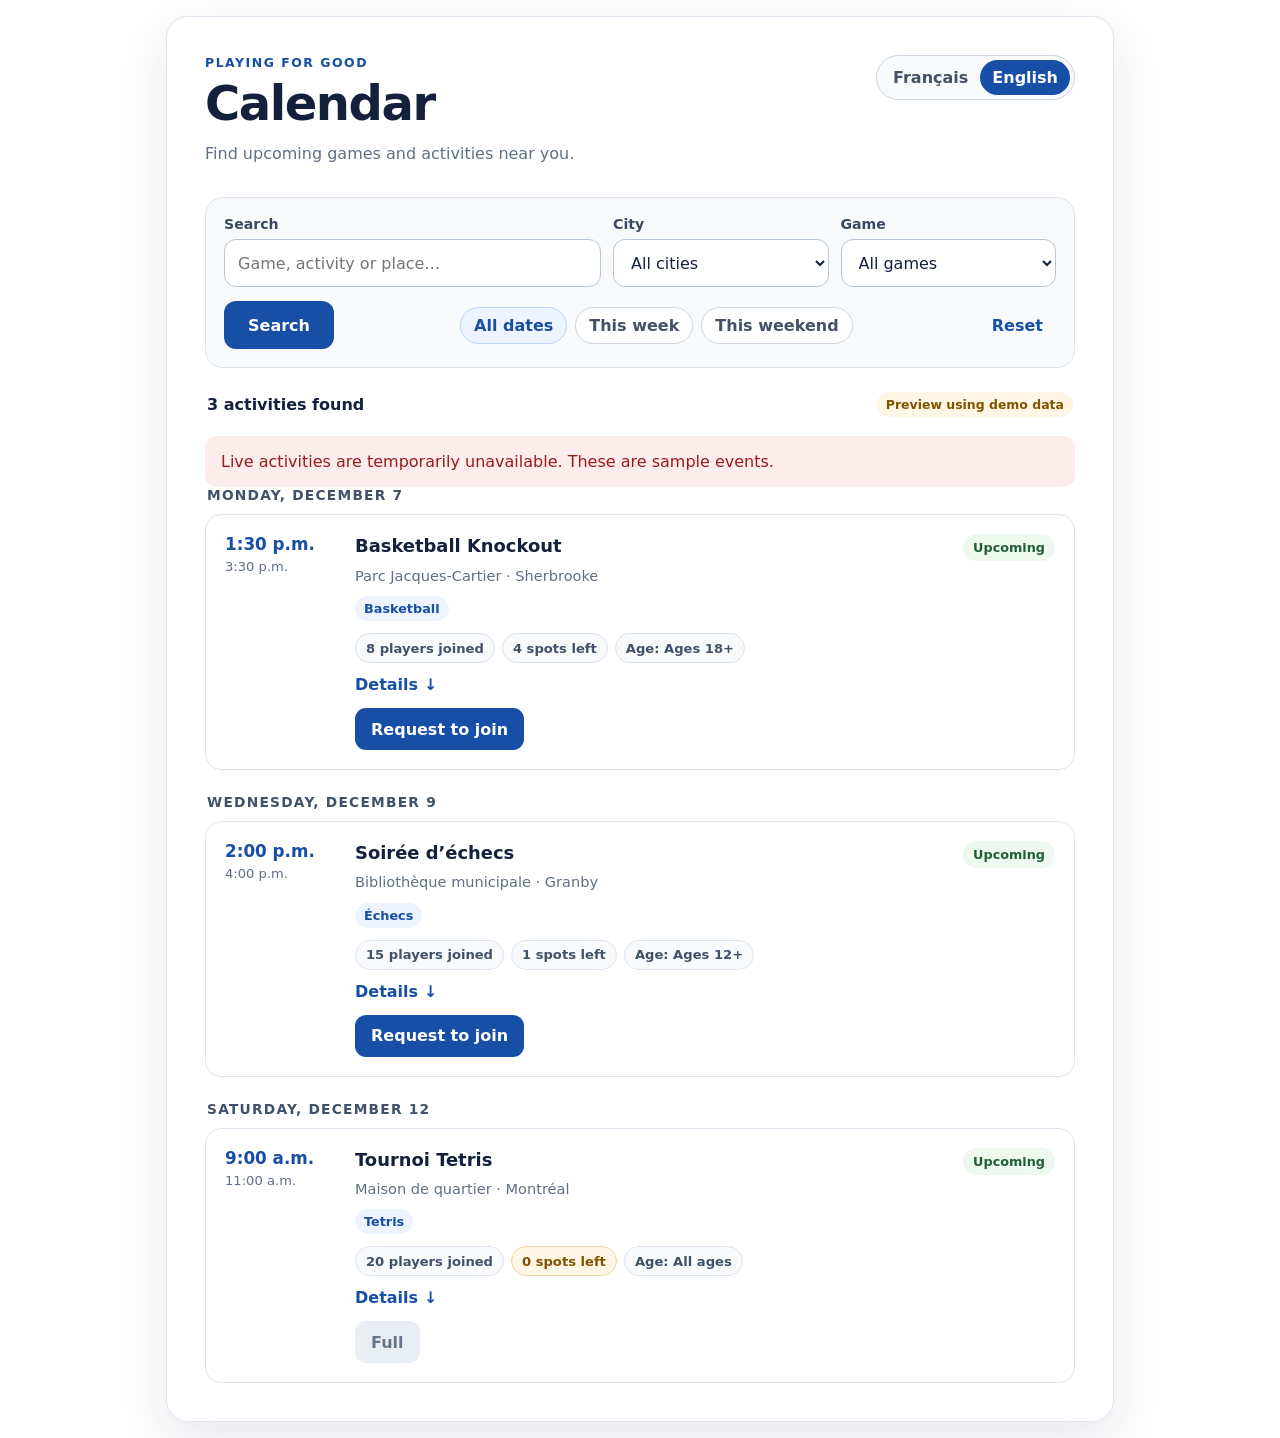
<file: index.html>
<!doctype html>
<html lang="fr">
<head>
  <meta charset="utf-8" />
  <meta name="viewport" content="width=device-width, initial-scale=1" />
  <title>Calendrier — Jouer pour de bon</title>
  <link rel="stylesheet" href="styles.css?v=20260921-001" />
  <link rel="stylesheet" href="availability.css?v=20260921-001" />
</head>
<body>
  <main class="calendar-shell">
    <section class="calendar-card" aria-labelledby="calendarTitle">
      <div class="top-bar">
        <div>
          <p class="eyebrow" data-i18n="eyebrow">Jouer pour de bon</p>
          <h1 id="calendarTitle" data-i18n="title">Calendrier</h1>
          <p class="intro" data-i18n="intro">Trouvez les jeux et activités à venir près de chez vous.</p>
        </div>
        <div class="language-toggle" role="group" data-i18n-aria-label="languageLabel" aria-label="Langue">
          <button class="language-button active" type="button" data-lang="fr" aria-pressed="true" lang="fr">Français</button>
          <button class="language-button" type="button" data-lang="en" aria-pressed="false" lang="en">English</button>
        </div>
      </div>

      <form id="searchForm" class="controls" role="search" data-i18n-aria-label="filtersLabel" aria-label="Filtres du calendrier">
        <div class="search-row">
          <div class="field">
            <label for="searchInput" data-i18n="searchLabel">Rechercher</label>
            <input id="searchInput" type="search" autocomplete="off" placeholder="Jeu, activité ou lieu…" data-i18n-placeholder="searchPlaceholder" />
          </div>
          <div class="field">
            <label for="citySelect" data-i18n="cityLabel">Ville</label>
            <select id="citySelect"></select>
          </div>
          <div class="field">
            <label for="gameSelect" data-i18n="gameLabel">Jeu</label>
            <select id="gameSelect"></select>
          </div>
        </div>

        <div class="date-row">
          <button id="searchButton" class="search-button" type="submit" data-i18n="searchLabel">Rechercher</button>
          <div class="date-filters" role="group" data-i18n-aria-label="rangeLabel" aria-label="Période">
            <button class="filter-chip active" type="button" data-range="all" data-i18n="allDates" aria-pressed="true">Toutes les dates</button>
            <button class="filter-chip" type="button" data-range="week" data-i18n="thisWeek" aria-pressed="false">Cette semaine</button>
            <button class="filter-chip" type="button" data-range="weekend" data-i18n="thisWeekend" aria-pressed="false">Ce week-end</button>
          </div>
          <button id="resetButton" class="reset-button" type="button" data-i18n="reset">Réinitialiser</button>
        </div>
      </form>

      <div class="status-row">
        <p id="resultCount" class="result-count" aria-live="polite"></p>
        <span id="connectionNote" class="connection-note" data-i18n="demoMode">Aperçu avec données de démonstration</span>
      </div>

      <div id="message" class="message" hidden></div>
      <div id="events" class="events" aria-live="polite"></div>
    </section>
  </main>

  <script src="i18n.js?v=20260921-001"></script>
  <script src="demo.js?v=20260921-001"></script>
  <script src="render.js?v=20260921-001"></script>
  <script type="module" src="script.js?v=20260921-001"></script>
</body>
</html>
</file>
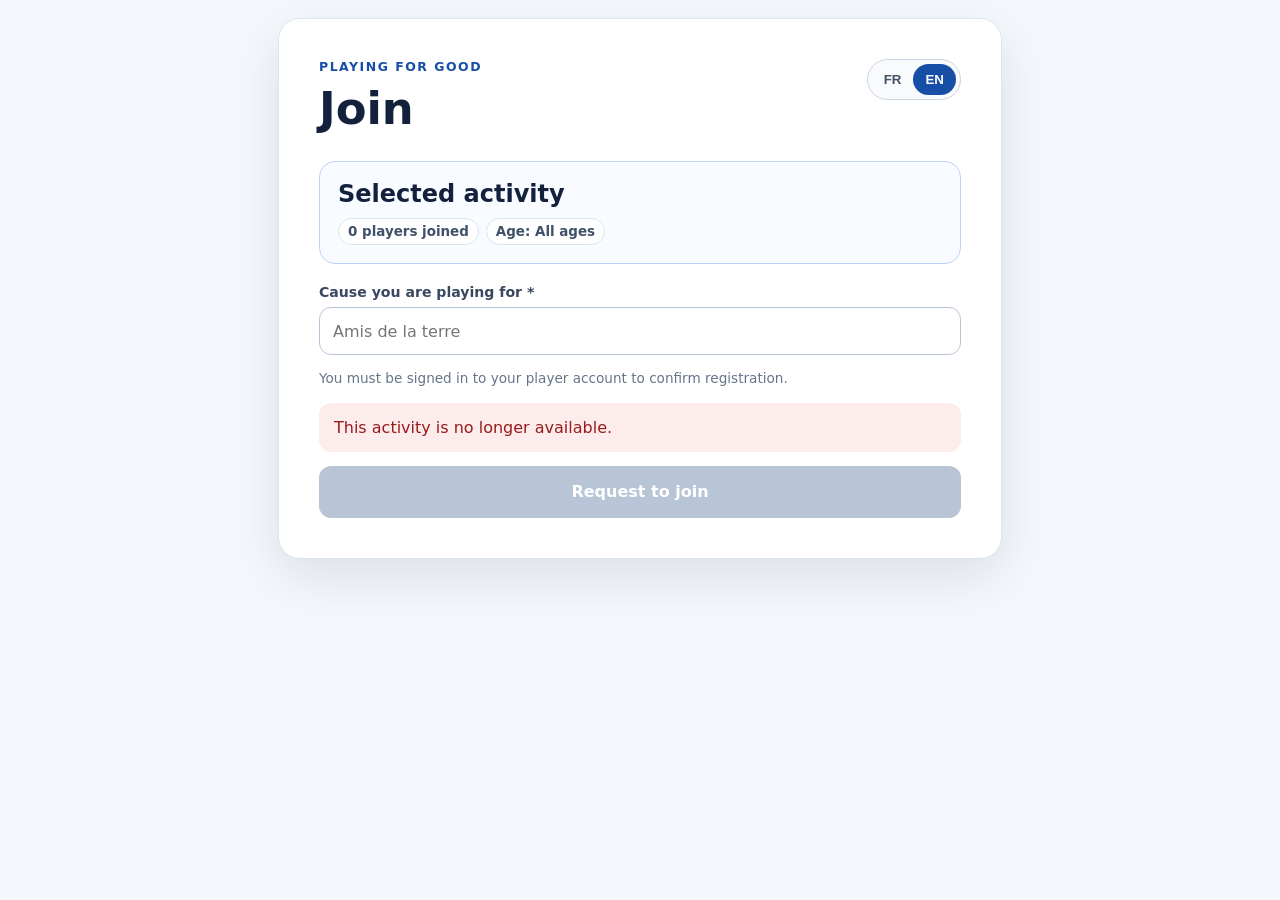
<file: join/index.html>
<!doctype html>
<html lang="fr">
<head>
  <meta charset="utf-8" />
  <meta name="viewport" content="width=device-width, initial-scale=1" />
  <title>Participer — Jouer pour de bon</title>
  <link rel="stylesheet" href="styles.css?v=20260921-001" />
</head>
<body>
  <main class="page-shell">
    <section class="join-card">
      <div class="top-bar">
        <div><p class="eyebrow" data-i18n="eyebrow">Jouer pour de bon</p><h1 data-i18n="title">Participer</h1></div>
        <div class="language-toggle"><button class="language-button active" data-lang="fr">FR</button><button class="language-button" data-lang="en">EN</button></div>
      </div>
      <div id="eventSummary" class="event-summary"></div>
      <form id="joinForm">
        <label class="field"><span data-i18n="causeLabel">Cause pour laquelle vous jouez *</span><input id="causeInput" required maxlength="160" placeholder="Amis de la terre" /></label>
        <p class="helper" data-i18n="accountNote">Vous devez être connecté à votre compte de joueur pour confirmer l’inscription.</p>
        <div id="joinMessage" class="message" role="status" aria-live="polite" hidden></div>
        <button class="primary-button" type="submit" data-i18n="joinButton">Participer à cette activité</button>
      </form>
    </section>
  </main>
  <script src="script.js?v=20260921-001"></script>
</body>
</html>
</file>
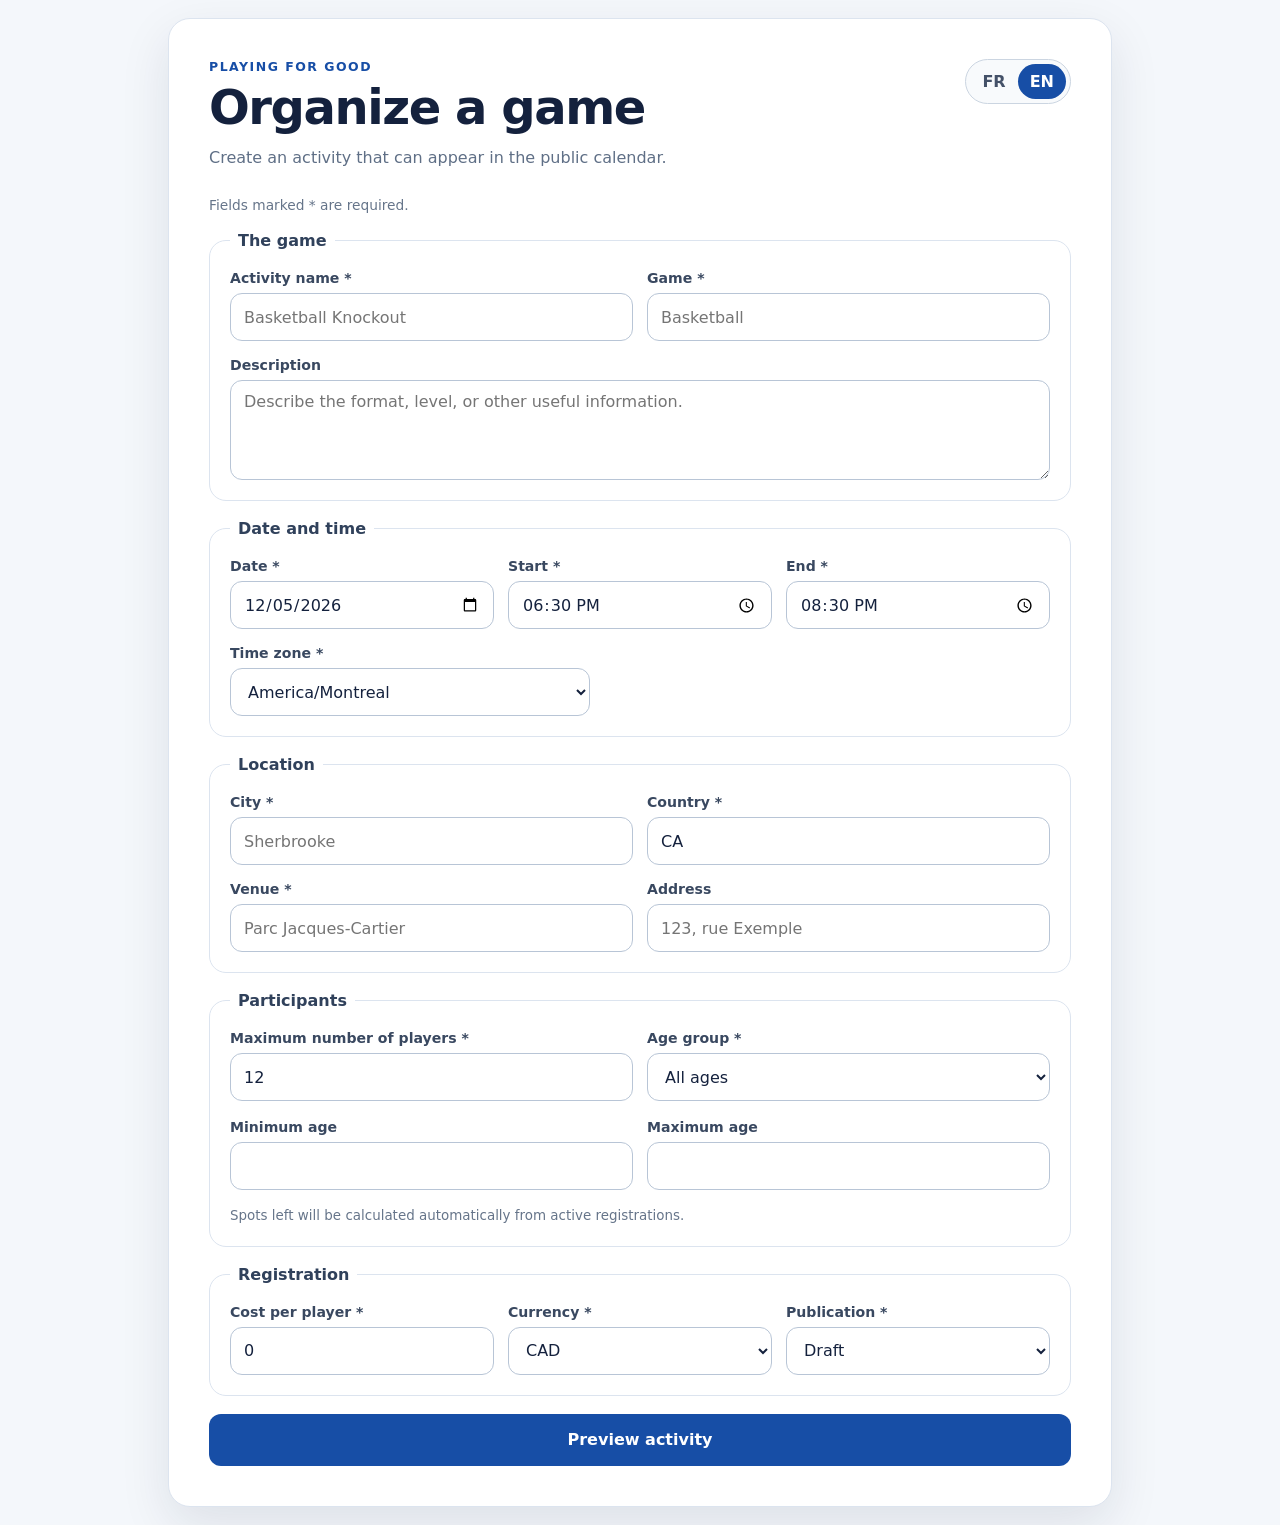
<file: organizer/index.html>
<!doctype html>
<html lang="fr">
<head>
  <meta charset="utf-8" />
  <meta name="viewport" content="width=device-width, initial-scale=1" />
  <title>Organiser une partie — Jouer pour de bon</title>
  <link rel="stylesheet" href="styles.css?v=20260807-1630" />
</head>
<body>
  <main class="page-shell">
    <section class="form-card" aria-labelledby="pageTitle">
      <div class="top-bar">
        <div>
          <p class="eyebrow" data-i18n="eyebrow">Jouer pour de bon</p>
          <h1 id="pageTitle" data-i18n="title">Organiser une partie</h1>
          <p class="intro" data-i18n="intro">Créez une activité qui pourra apparaître dans le calendrier public.</p>
        </div>
        <div class="language-toggle" aria-label="Language / Langue">
          <button class="language-button active" type="button" data-lang="fr">FR</button>
          <button class="language-button" type="button" data-lang="en">EN</button>
        </div>
      </div>

      <p class="required-note" data-i18n="requiredNote">Les champs marqués * sont obligatoires.</p>

      <form id="organizerForm">
        <fieldset>
          <legend data-i18n="sectionGame">La partie</legend>
          <div class="field-grid two">
            <label class="field">
              <span data-i18n="titleLabel">Nom de l’activité *</span>
              <input id="titleInput" required maxlength="120" placeholder="Basketball Knockout" />
            </label>
            <label class="field">
              <span data-i18n="gameLabel">Jeu *</span>
              <input id="gameInput" required list="gameSuggestions" placeholder="Basketball" />
              <datalist id="gameSuggestions">
                <option value="Basketball"></option><option value="Échecs"></option><option value="Tetris"></option>
                <option value="Soccer"></option><option value="Pickleball"></option><option value="Tennis"></option>
              </datalist>
            </label>
          </div>
          <label class="field">
            <span data-i18n="descriptionLabel">Description</span>
            <textarea id="descriptionInput" rows="4" maxlength="1200" data-i18n-placeholder="descriptionPlaceholder" placeholder="Décrivez le format, le niveau ou les informations utiles."></textarea>
          </label>
        </fieldset>

        <fieldset>
          <legend data-i18n="sectionSchedule">Date et heure</legend>
          <div class="field-grid three">
            <label class="field"><span data-i18n="dateLabel">Date *</span><input id="dateInput" type="date" required /></label>
            <label class="field"><span data-i18n="startLabel">Début *</span><input id="startInput" type="time" required /></label>
            <label class="field"><span data-i18n="endLabel">Fin *</span><input id="endInput" type="time" required /></label>
          </div>
          <label class="field compact">
            <span data-i18n="timezoneLabel">Fuseau horaire *</span>
            <select id="timezoneSelect" required>
              <option value="America/Montreal">America/Montreal</option>
              <option value="America/Toronto">America/Toronto</option>
              <option value="America/Vancouver">America/Vancouver</option>
              <option value="America/New_York">America/New_York</option>
              <option value="Europe/London">Europe/London</option>
              <option value="Europe/Paris">Europe/Paris</option>
            </select>
          </label>
        </fieldset>

        <fieldset>
          <legend data-i18n="sectionLocation">Lieu</legend>
          <div class="field-grid two">
            <label class="field"><span data-i18n="cityLabel">Ville *</span><input id="cityInput" required placeholder="Sherbrooke" /></label>
            <label class="field"><span data-i18n="countryLabel">Pays *</span><input id="countryInput" required value="CA" maxlength="2" /></label>
          </div>
          <div class="field-grid two">
            <label class="field"><span data-i18n="venueLabel">Lieu / établissement *</span><input id="venueInput" required placeholder="Parc Jacques-Cartier" /></label>
            <label class="field"><span data-i18n="addressLabel">Adresse</span><input id="addressInput" placeholder="123, rue Exemple" /></label>
          </div>
        </fieldset>

        <fieldset>
          <legend data-i18n="sectionParticipation">Participants</legend>
          <div class="field-grid two">
            <label class="field">
              <span data-i18n="capacityLabel">Nombre maximum de joueurs *</span>
              <input id="capacityInput" type="number" min="1" max="10000" step="1" required value="12" />
            </label>
            <label class="field">
              <span data-i18n="ageGroupLabel">Groupe d’âge *</span>
              <select id="ageGroupSelect" required>
                <option value="all" data-i18n-option="ageAll">Tous âges</option>
                <option value="youth" data-i18n-option="ageYouth">Moins de 18 ans</option>
                <option value="adult" data-i18n-option="ageAdult">18 ans et plus</option>
                <option value="custom" data-i18n-option="ageCustom">Âges personnalisés</option>
              </select>
            </label>
          </div>
          <div id="customAgeFields" class="field-grid two conditional" hidden>
            <label class="field"><span data-i18n="minAgeLabel">Âge minimum</span><input id="minAgeInput" type="number" min="0" max="120" step="1" /></label>
            <label class="field"><span data-i18n="maxAgeLabel">Âge maximum</span><input id="maxAgeInput" type="number" min="0" max="120" step="1" /></label>
          </div>
          <p class="helper" data-i18n="capacityHelp">Les places restantes seront calculées automatiquement à partir des inscriptions actives.</p>
        </fieldset>

        <fieldset>
          <legend data-i18n="sectionRegistration">Inscription</legend>
          <div class="field-grid three">
            <label class="field"><span data-i18n="feeLabel">Coût par joueur *</span><input id="feeInput" type="number" min="0" step="0.01" required value="0" /></label>
            <label class="field"><span data-i18n="currencyLabel">Devise *</span><select id="currencySelect"><option>CAD</option><option>USD</option><option>EUR</option><option>GBP</option></select></label>
            <label class="field"><span data-i18n="publishLabel">Publication *</span><select id="publishSelect"><option value="draft" data-i18n-option="draft">Brouillon</option><option value="published" data-i18n-option="publish">Publier et ouvrir les inscriptions</option></select></label>
          </div>
        </fieldset>

        <div id="formError" class="error-box" hidden></div>
        <button class="primary-button" type="submit" data-i18n="previewButton">Prévisualiser l’activité</button>
      </form>

      <section id="previewSection" class="preview" hidden>
        <div class="preview-heading">
          <div><p class="eyebrow" data-i18n="previewEyebrow">Aperçu</p><h2 id="previewTitle"></h2></div>
          <span class="preview-badge" data-i18n="notPublished">Non publié</span>
        </div>
        <div id="previewFacts" class="preview-facts"></div>
        <p id="previewDescription" class="preview-description"></p>
        <p class="connection-note" data-i18n="connectionNote">La connexion d’authentification de l’organisateur sera branchée avant la publication réelle.</p>
      </section>
    </section>
  </main>
  <script src="script.js?v=20260807-1630"></script>
</body>
</html>
</file>
<file: styles.css>
* { box-sizing: border-box; }

:root {
  font-family: Inter, ui-sans-serif, system-ui, -apple-system, BlinkMacSystemFont, "Segoe UI", sans-serif;
  color: #14213d;
  background: transparent;
  font-synthesis: none;
  --blue: #174ea6;
  --blue-bright: #1a66ff;
  --blue-soft: #eef4ff;
  --ink: #14213d;
  --muted: #5f6f86;
  --line: #dce4ef;
  --surface: #ffffff;
  --surface-soft: #f8fafc;
  --success-bg: #edf8ef;
  --success-text: #1f6033;
  --danger: #a61b1b;
  --shadow: 0 18px 50px rgba(20, 33, 61, 0.10);
}

body {
  margin: 0;
  min-width: 320px;
  background: transparent;
}

button, input, select { font: inherit; }
button, select { cursor: pointer; }

.calendar-shell {
  width: min(100%, 980px);
  margin: 0 auto;
  padding: 16px;
}

.calendar-card {
  background: var(--surface);
  border: 1px solid var(--line);
  border-radius: 22px;
  padding: clamp(20px, 4vw, 38px);
  box-shadow: var(--shadow);
}

.top-bar {
  display: flex;
  align-items: flex-start;
  justify-content: space-between;
  gap: 18px;
}

.eyebrow {
  margin: 0 0 8px;
  color: var(--blue);
  font-size: .78rem;
  font-weight: 850;
  letter-spacing: .12em;
  text-transform: uppercase;
}

h1 {
  margin: 0;
  font-size: clamp(1.9rem, 5vw, 3rem);
  line-height: 1.05;
  letter-spacing: -.03em;
}

.intro {
  max-width: 720px;
  margin: 14px 0 0;
  color: var(--muted);
  line-height: 1.55;
}

.language-toggle {
  display: inline-flex;
  flex: 0 0 auto;
  padding: 4px;
  border: 1px solid #cbd5e1;
  border-radius: 999px;
  background: var(--surface-soft);
}

.language-button {
  min-width: 45px;
  border: 0;
  border-radius: 999px;
  padding: 8px 12px;
  color: #445168;
  background: transparent;
  font-weight: 800;
}

.language-button.active {
  color: #fff;
  background: var(--blue);
}

.controls {
  display: grid;
  gap: 14px;
  margin-top: 30px;
  padding: 18px;
  border: 1px solid var(--line);
  border-radius: 18px;
  background: var(--surface-soft);
}

.search-row {
  display: grid;
  grid-template-columns: minmax(0, 1.4fr) minmax(170px, .8fr) minmax(170px, .8fr);
  gap: 12px;
}

.field {
  display: grid;
  gap: 7px;
}

label {
  font-size: .88rem;
  font-weight: 800;
  color: #394860;
}

input, select {
  width: 100%;
  min-height: 48px;
  border: 1px solid #b8c5d6;
  border-radius: 12px;
  padding: 10px 13px;
  color: var(--ink);
  background: #fff;
}

input:focus, select:focus {
  outline: 3px solid rgba(26, 102, 255, .16);
  border-color: var(--blue-bright);
}

.date-row {
  display: flex;
  align-items: center;
  justify-content: space-between;
  gap: 12px;
  flex-wrap: wrap;
}

.date-filters {
  display: flex;
  gap: 8px;
  flex-wrap: wrap;
}

.filter-chip, .reset-button {
  border: 1px solid #cbd5e1;
  border-radius: 999px;
  padding: 8px 13px;
  color: #445168;
  background: #fff;
  font-weight: 750;
}

.filter-chip.active {
  border-color: #bfd2fb;
  color: var(--blue);
  background: var(--blue-soft);
}

.reset-button {
  border: 0;
  color: var(--blue);
  background: transparent;
}

.search-button {
  min-height: 48px;
  border: 0;
  border-radius: 12px;
  padding: 12px 24px;
  background: var(--blue);
  color: #fff;
  font-weight: 800;
}

.search-button:hover { background: #123e84; }
.search-button:disabled, .reset-button:disabled { opacity: .55; cursor: wait; }
.status-row { flex-wrap: wrap; }

.status-row {
  display: flex;
  align-items: center;
  justify-content: space-between;
  gap: 12px;
  margin: 22px 2px 10px;
  min-height: 28px;
}

.result-count {
  margin: 0;
  font-weight: 800;
}

.connection-note {
  display: none;
  padding: 5px 9px;
  border-radius: 999px;
  color: #805300;
  background: #fff6e5;
  font-size: .78rem;
  font-weight: 800;
}

.connection-note.visible { display: inline-flex; }

.message {
  margin: 18px 0 0;
  padding: 14px 16px;
  border-radius: 12px;
  background: var(--surface-soft);
  color: var(--muted);
  line-height: 1.45;
}

.message.error {
  color: #991b1b;
  background: #fdecec;
}

.events { display: grid; gap: 24px; }

.day-group {
  display: grid;
  gap: 11px;
}

.day-heading {
  margin: 0;
  padding: 0 2px;
  color: #40516a;
  font-size: .86rem;
  font-weight: 900;
  letter-spacing: .09em;
  text-transform: uppercase;
}

.event-card {
  border: 1px solid var(--line);
  border-radius: 16px;
  background: #fff;
  overflow: hidden;
  transition: transform 160ms ease, box-shadow 160ms ease, border-color 160ms ease;
}

.event-card:hover {
  transform: translateY(-1px);
  border-color: #c8d5e6;
  box-shadow: 0 10px 28px rgba(20, 33, 61, .08);
}

.event-main {
  display: grid;
  grid-template-columns: 112px minmax(0, 1fr) auto;
  gap: 18px;
  align-items: center;
  padding: 19px;
}

.event-time {
  display: grid;
  gap: 5px;
  align-self: start;
}

.event-time strong {
  color: var(--blue);
  font-size: 1.05rem;
}

.event-time span {
  color: var(--muted);
  font-size: .82rem;
}

.event-content { min-width: 0; }

.event-title {
  margin: 0;
  font-size: 1.12rem;
  line-height: 1.3;
}

.event-meta {
  display: flex;
  flex-wrap: wrap;
  gap: 6px 12px;
  margin-top: 8px;
  color: var(--muted);
  font-size: .91rem;
  line-height: 1.4;
}

.game-tags {
  display: flex;
  flex-wrap: wrap;
  gap: 6px;
  margin-top: 10px;
}

.game-tag {
  padding: 5px 9px;
  border-radius: 999px;
  color: var(--blue);
  background: var(--blue-soft);
  font-size: .8rem;
  font-weight: 800;
}

.event-status {
  align-self: start;
  white-space: nowrap;
  padding: 6px 10px;
  border-radius: 999px;
  color: var(--success-text);
  background: var(--success-bg);
  font-size: .8rem;
  font-weight: 850;
}

.details-button {
  display: inline-flex;
  align-items: center;
  gap: 6px;
  margin-top: 12px;
  border: 0;
  padding: 0;
  color: var(--blue);
  background: transparent;
  font-weight: 850;
}

.event-details {
  display: none;
  padding: 0 19px 19px 149px;
  color: #52627a;
  line-height: 1.55;
}

.event-details.open { display: block; }
.event-details p { margin: 0; }

button:focus-visible {
  outline: 3px solid rgba(26, 102, 255, .30);
  outline-offset: 3px;
}

.sr-only {
  position: absolute;
  width: 1px;
  height: 1px;
  padding: 0;
  margin: -1px;
  overflow: hidden;
  clip: rect(0, 0, 0, 0);
  white-space: nowrap;
  border: 0;
}

@media (max-width: 760px) {
  .calendar-shell { padding: 10px; }
  .calendar-card { border-radius: 17px; padding: 20px; }
  .top-bar { flex-direction: column-reverse; }
  .language-toggle { align-self: flex-end; }
  .search-row { grid-template-columns: 1fr; }
  .event-main { grid-template-columns: 1fr; gap: 10px; }
  .event-time { grid-template-columns: auto auto; justify-content: start; align-items: baseline; gap: 8px; }
  .event-status { justify-self: start; }
  .event-details { padding: 0 19px 19px; }
}
</file>
<file: availability.css>
.event-facts {
  display: flex;
  flex-wrap: wrap;
  gap: 7px;
  margin-top: 12px;
}

.event-fact {
  display: inline-flex;
  align-items: center;
  min-height: 30px;
  padding: 5px 10px;
  border: 1px solid #dce4ef;
  border-radius: 999px;
  color: #40516a;
  background: #f8fafc;
  font-size: .82rem;
  font-weight: 750;
}

.event-fact.alert {
  border-color: #f0d6a5;
  color: #805300;
  background: #fff6e5;
}

.event-actions {
  display: flex;
  gap: 10px;
  margin-top: 14px;
}

.join-button {
  display: inline-flex;
  align-items: center;
  justify-content: center;
  min-height: 42px;
  border-radius: 11px;
  padding: 9px 16px;
  color: #fff;
  background: #174ea6;
  font-weight: 850;
  text-decoration: none;
}

.join-button:hover { filter: brightness(1.08); }
.join-button:focus-visible { outline: 3px solid rgba(26, 102, 255, .30); outline-offset: 3px; }

.join-button.disabled {
  color: #66758a;
  background: #e9eef5;
  cursor: not-allowed;
}
</file>
<file: join/styles.css>
*{box-sizing:border-box}:root{font-family:Inter,ui-sans-serif,system-ui,-apple-system,BlinkMacSystemFont,"Segoe UI",sans-serif;color:#14213d;background:#f4f7fb;--blue:#174ea6;--muted:#5f6f86;--line:#dce4ef}body{margin:0;min-width:320px;background:#f4f7fb}.page-shell{width:min(100%,760px);margin:0 auto;padding:18px}.join-card{background:#fff;border:1px solid var(--line);border-radius:22px;padding:clamp(20px,4vw,40px);box-shadow:0 18px 50px rgba(20,33,61,.10)}.top-bar{display:flex;justify-content:space-between;align-items:flex-start;gap:18px}.eyebrow{margin:0 0 8px;color:var(--blue);font-size:.78rem;font-weight:850;letter-spacing:.12em;text-transform:uppercase}h1{margin:0;font-size:clamp(1.9rem,5vw,2.8rem)}.language-toggle{display:inline-flex;padding:4px;border:1px solid #cbd5e1;border-radius:999px;background:#f8fafc}.language-button{border:0;border-radius:999px;padding:8px 12px;background:transparent;color:#445168;font-weight:800;cursor:pointer}.language-button.active{background:var(--blue);color:#fff}.event-summary{margin:26px 0 20px;padding:18px;border:1px solid #bfd2fb;border-radius:16px;background:#f8fbff}.event-summary h2{margin:0 0 10px}.summary-facts{display:flex;flex-wrap:wrap;gap:7px}.summary-facts span{padding:5px 9px;border:1px solid var(--line);border-radius:999px;background:#fff;color:#40516a;font-size:.84rem;font-weight:750}form{display:grid;gap:14px}.field{display:grid;gap:7px}.field span{font-size:.88rem;font-weight:800;color:#394860}input{min-height:48px;border:1px solid #b8c5d6;border-radius:12px;padding:11px 13px;font:inherit}input:focus{outline:3px solid rgba(26,102,255,.16);border-color:#1a66ff}.helper{margin:0;color:#66758a;font-size:.85rem;line-height:1.45}.primary-button{min-height:52px;border:0;border-radius:12px;padding:12px 18px;background:var(--blue);color:#fff;font:inherit;font-weight:850;cursor:pointer}.primary-button:disabled{background:#b8c5d6;cursor:not-allowed}.message{padding:13px 15px;border-radius:12px;background:#eef4ff;color:#294d83;line-height:1.45}.message.error{background:#fdecec;color:#991b1b}.message.success{background:#edf8ef;color:#1f6033}@media(max-width:640px){.page-shell{padding:10px}.join-card{border-radius:17px;padding:20px}.top-bar{flex-direction:column-reverse}.language-toggle{align-self:flex-end}}
</file>
<file: organizer/styles.css>
* { box-sizing: border-box; }
:root {
  font-family: Inter, ui-sans-serif, system-ui, -apple-system, BlinkMacSystemFont, "Segoe UI", sans-serif;
  color: #14213d;
  background: #f4f7fb;
  --blue:#174ea6; --blue-soft:#eef4ff; --ink:#14213d; --muted:#5f6f86; --line:#dce4ef;
}
body { margin:0; min-width:320px; background:#f4f7fb; }
button,input,select,textarea { font:inherit; }
.page-shell { width:min(100%,980px); margin:0 auto; padding:18px; }
.form-card { background:#fff; border:1px solid var(--line); border-radius:22px; padding:clamp(20px,4vw,40px); box-shadow:0 18px 50px rgba(20,33,61,.10); }
.top-bar { display:flex; justify-content:space-between; align-items:flex-start; gap:20px; }
.eyebrow { margin:0 0 8px; color:var(--blue); font-size:.78rem; font-weight:850; letter-spacing:.12em; text-transform:uppercase; }
h1 { margin:0; font-size:clamp(1.9rem,5vw,3rem); line-height:1.05; letter-spacing:-.03em; }
h2 { margin:0; font-size:1.35rem; }
.intro { max-width:700px; margin:14px 0 0; color:var(--muted); line-height:1.55; }
.language-toggle { display:inline-flex; flex:0 0 auto; padding:4px; border:1px solid #cbd5e1; border-radius:999px; background:#f8fafc; }
.language-button { min-width:45px; border:0; border-radius:999px; padding:8px 12px; color:#445168; background:transparent; font-weight:800; cursor:pointer; }
.language-button.active { color:#fff; background:var(--blue); }
.required-note { margin:26px 0 0; color:#66758a; font-size:.86rem; }
form { display:grid; gap:18px; margin-top:18px; }
fieldset { margin:0; padding:20px; border:1px solid var(--line); border-radius:17px; background:#fff; display:grid; gap:16px; }
legend { padding:0 8px; font-weight:900; color:#30415b; }
.field-grid { display:grid; gap:14px; }
.field-grid.two { grid-template-columns:repeat(2,minmax(0,1fr)); }
.field-grid.three { grid-template-columns:repeat(3,minmax(0,1fr)); }
.field { display:grid; gap:7px; }
.field > span { font-size:.88rem; font-weight:800; color:#394860; }
.field.compact { max-width:360px; }
input,select,textarea { width:100%; border:1px solid #b8c5d6; border-radius:12px; padding:11px 13px; color:var(--ink); background:#fff; }
input,select { min-height:48px; }
textarea { resize:vertical; min-height:100px; }
input:focus,select:focus,textarea:focus { outline:3px solid rgba(26,102,255,.16); border-color:#1a66ff; }
.helper { margin:0; color:#66758a; font-size:.84rem; line-height:1.45; }
.conditional { padding-top:2px; }
.primary-button { min-height:52px; border:0; border-radius:12px; padding:12px 18px; color:#fff; background:var(--blue); font-weight:850; cursor:pointer; }
.primary-button:hover { filter:brightness(1.08); }
button:focus-visible { outline:3px solid rgba(26,102,255,.3); outline-offset:3px; }
.error-box { padding:14px 16px; border-radius:12px; color:#991b1b; background:#fdecec; font-weight:750; }
.preview { margin-top:26px; padding:22px; border:1px solid #bfd2fb; border-radius:18px; background:#f8fbff; }
.preview-heading { display:flex; justify-content:space-between; align-items:flex-start; gap:16px; }
.preview-badge { padding:6px 10px; border-radius:999px; color:#805300; background:#fff6e5; font-size:.8rem; font-weight:850; white-space:nowrap; }
.preview-facts { display:flex; flex-wrap:wrap; gap:8px; margin-top:16px; }
.preview-facts span { padding:6px 10px; border:1px solid #dce4ef; border-radius:999px; background:#fff; color:#40516a; font-size:.84rem; font-weight:750; }
.preview-description { color:#52627a; line-height:1.55; }
.connection-note { margin:18px 0 0; padding:12px 14px; border-radius:12px; color:#805300; background:#fff6e5; font-size:.84rem; line-height:1.45; }
@media(max-width:760px){
  .page-shell{padding:10px}.form-card{padding:20px;border-radius:17px}.top-bar{flex-direction:column-reverse}.language-toggle{align-self:flex-end}
  .field-grid.two,.field-grid.three{grid-template-columns:1fr}.preview-heading{flex-direction:column}.preview-badge{align-self:flex-start}
}
</file>
